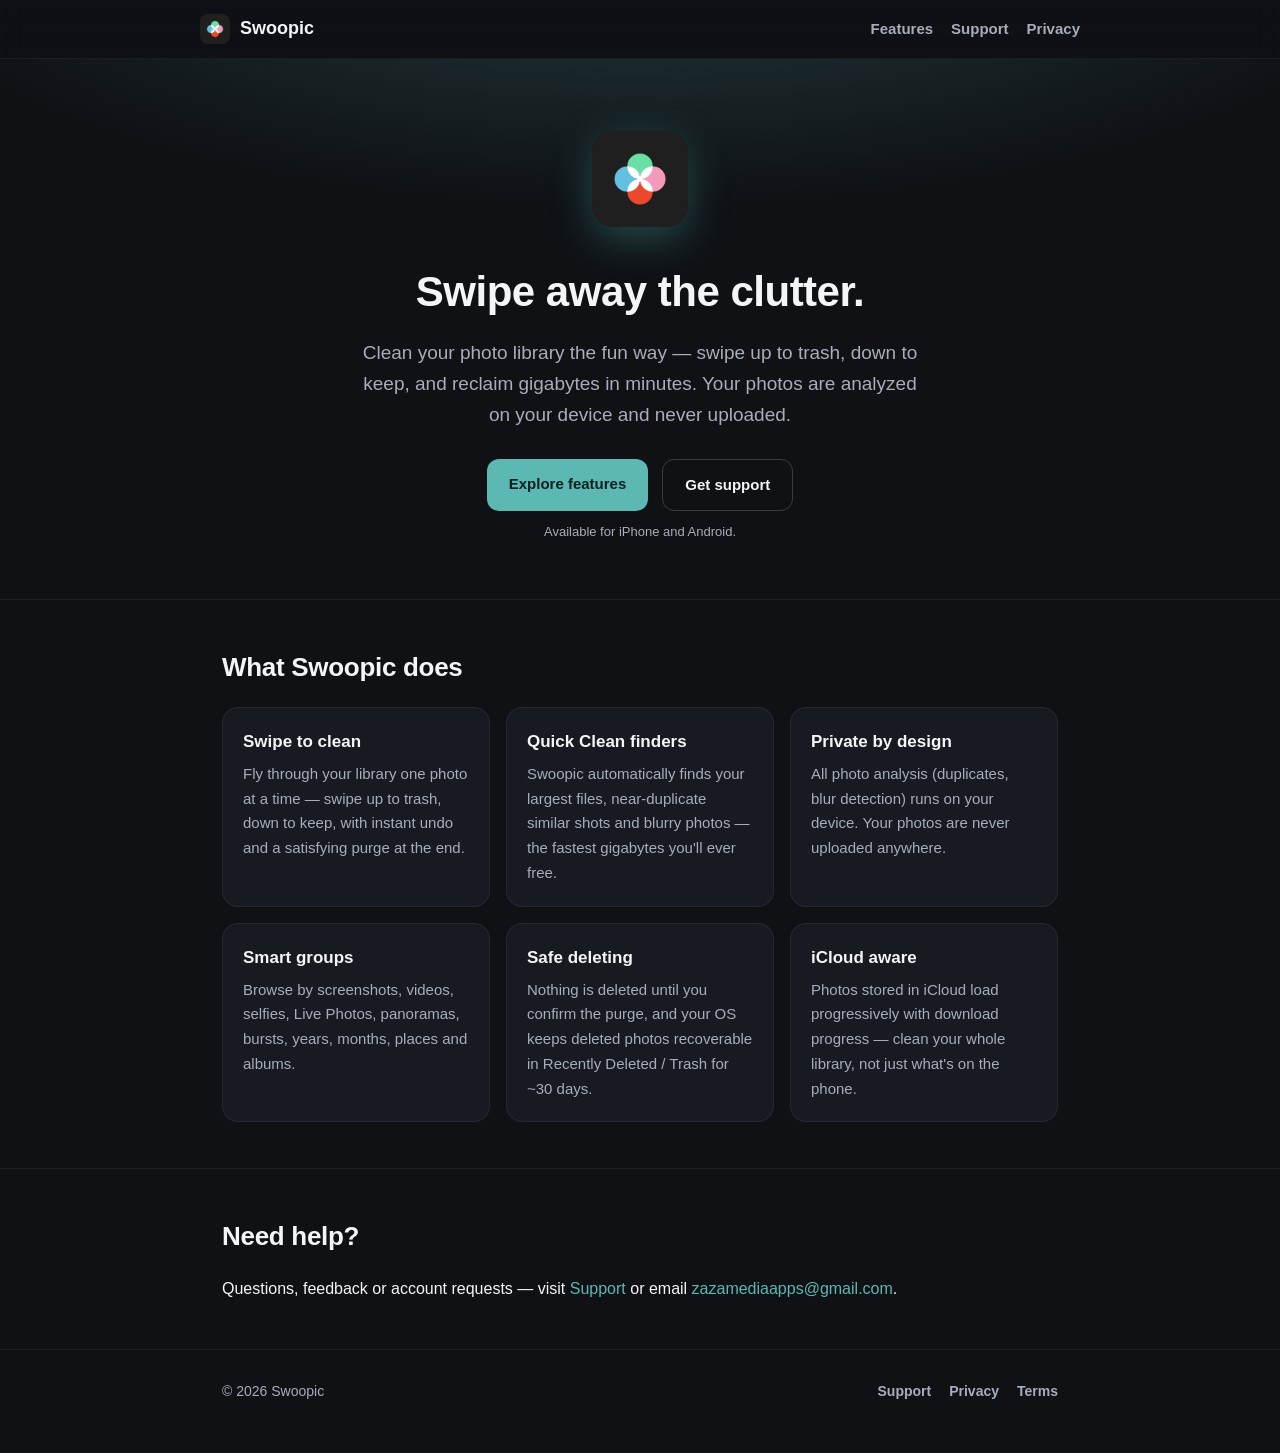
<file: index.html>
<!DOCTYPE html>
<html lang="en">
<head>
<meta charset="UTF-8" />
<meta name="viewport" content="width=device-width, initial-scale=1.0" />
<title>Swoopic — Swipe away the clutter.</title>
<meta name="description" content="Swoopic is a smart photo cleaner for iPhone and Android. Swipe through your library, trash the junk, keep the gems and free up gigabytes in minutes — all analyzed privately on your device." />
<link rel="icon" href="assets/icon.png" />
<link rel="stylesheet" href="assets/style.css" />
</head>
<body>
<header>
  <div class="wrap nav">
    <a class="brand" href="/"><img src="assets/icon.png" alt="Swoopic" /> Swoopic</a>
    <span class="spacer"></span>
    <a class="link" href="#features">Features</a>
    <a class="link" href="support.html">Support</a>
    <a class="link" href="privacy.html">Privacy</a>
  </div>
</header>

<main>
  <div class="hero">
    <div class="wrap">
      <img class="app" src="assets/icon.png" alt="Swoopic app icon" />
      <h1>Swipe away the clutter.</h1>
      <p class="tag">Clean your photo library the fun way — swipe up to trash, down to keep, and reclaim gigabytes in minutes. Your photos are analyzed on your device and never uploaded.</p>
      <div class="badges">
        <a class="btn" href="#features">Explore features</a>
        <a class="btn ghost" href="support.html">Get support</a>
      </div>
      <p class="note">Available for iPhone and Android.</p>
    </div>
  </div>

  <section class="block" id="features">
    <div class="wrap">
      <h2>What Swoopic does</h2>
      <div class="features">
        <div class="card"><h3>Swipe to clean</h3><p>Fly through your library one photo at a time — swipe up to trash, down to keep, with instant undo and a satisfying purge at the end.</p></div>
        <div class="card"><h3>Quick Clean finders</h3><p>Swoopic automatically finds your largest files, near-duplicate similar shots and blurry photos — the fastest gigabytes you'll ever free.</p></div>
        <div class="card"><h3>Private by design</h3><p>All photo analysis (duplicates, blur detection) runs on your device. Your photos are never uploaded anywhere.</p></div>
        <div class="card"><h3>Smart groups</h3><p>Browse by screenshots, videos, selfies, Live Photos, panoramas, bursts, years, months, places and albums.</p></div>
        <div class="card"><h3>Safe deleting</h3><p>Nothing is deleted until you confirm the purge, and your OS keeps deleted photos recoverable in Recently Deleted / Trash for ~30 days.</p></div>
        <div class="card"><h3>iCloud aware</h3><p>Photos stored in iCloud load progressively with download progress — clean your whole library, not just what's on the phone.</p></div>
      </div>
    </div>
  </section>

  <section class="block">
    <div class="wrap">
      <h2>Need help?</h2>
      <p>Questions, feedback or account requests — visit <a href="support.html">Support</a> or email
        <a href="mailto:zazamediaapps@gmail.com">zazamediaapps@gmail.com</a>.</p>
    </div>
  </section>
</main>

<footer>
  <div class="wrap row">
    <span>© <span id="y"></span> Swoopic</span>
    <span class="spacer"></span>
    <a href="support.html">Support</a>
    <a href="privacy.html">Privacy</a>
    <a href="terms.html">Terms</a>
  </div>
</footer>
<script>document.getElementById('y').textContent = new Date().getFullYear();</script>
</body>
</html>
</file>
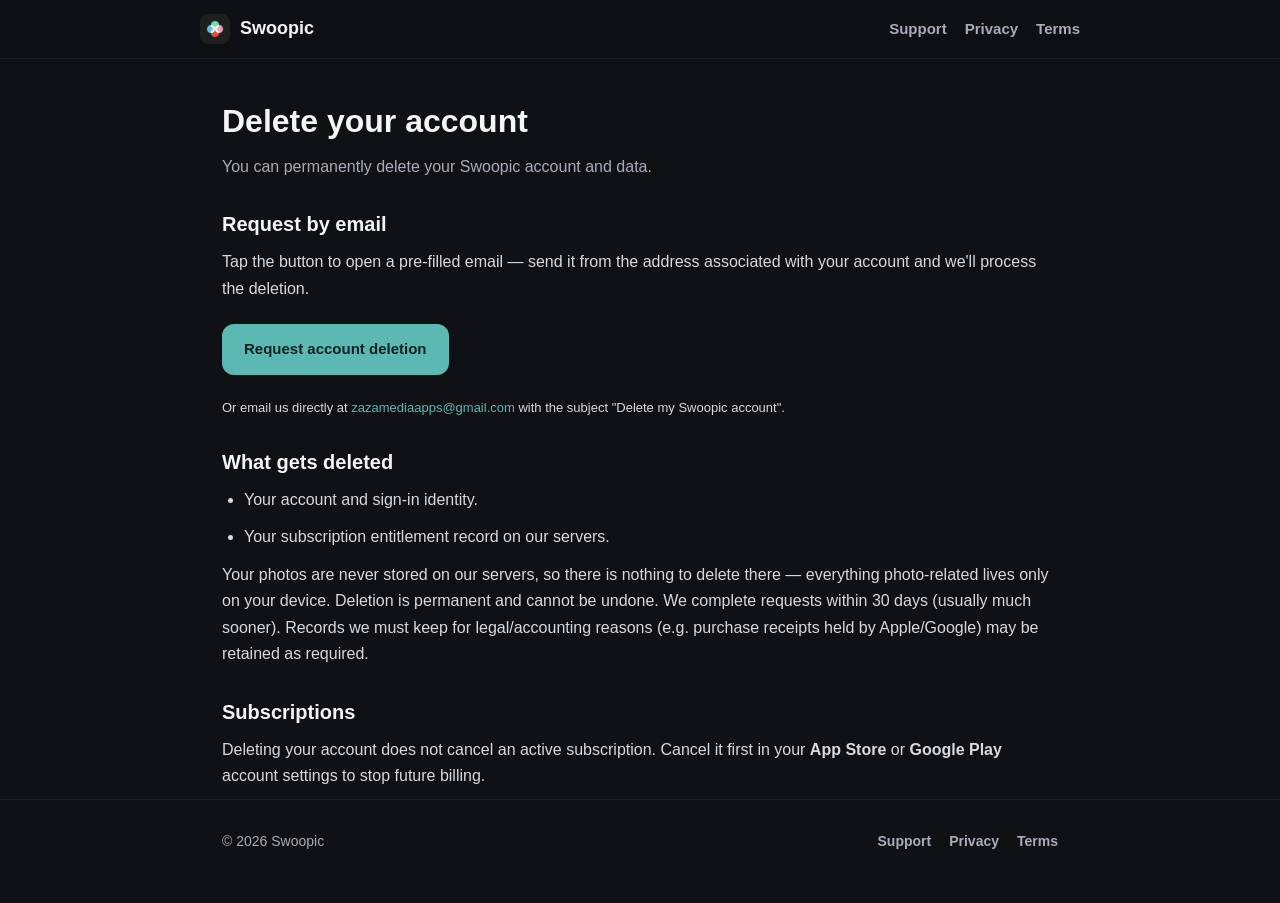
<file: delete-account.html>
<!DOCTYPE html>
<html lang="en">
<head>
<meta charset="UTF-8" />
<meta name="viewport" content="width=device-width, initial-scale=1.0" />
<title>Swoopic — Delete your account</title>
<meta name="description" content="Request deletion of your Swoopic account and data." />
<link rel="icon" href="assets/icon.png" />
<link rel="stylesheet" href="assets/style.css" />
</head>
<body>
<header>
  <div class="wrap nav">
    <a class="brand" href="index.html"><img src="assets/icon.png" alt="Swoopic" /> Swoopic</a>
    <span class="spacer"></span>
    <a class="link" href="support.html">Support</a>
    <a class="link" href="privacy.html">Privacy</a>
    <a class="link" href="terms.html">Terms</a>
  </div>
</header>

<main class="wrap legal">
  <h1>Delete your account</h1>
  <p class="updated">You can permanently delete your Swoopic account and data.</p>

  <h2>Request by email</h2>
  <p>Tap the button to open a pre-filled email — send it from the address associated with your account and we'll process the deletion.</p>
  <p style="margin: 22px 0;">
    <a class="btn"
       href="mailto:zazamediaapps@gmail.com?subject=Delete%20my%20Swoopic%20account&body=Please%20delete%20my%20Swoopic%20account%20and%20all%20associated%20data.%0A%0AAccount%20email%3A%20%0A%0A(Sent%20from%20the%20Swoopic%20delete-account%20page)">
       Request account deletion
    </a>
  </p>
  <p class="note">Or email us directly at <a href="mailto:zazamediaapps@gmail.com">zazamediaapps@gmail.com</a> with the subject "Delete my Swoopic account".</p>

  <h2>What gets deleted</h2>
  <ul>
    <li>Your account and sign-in identity.</li>
    <li>Your subscription entitlement record on our servers.</li>
  </ul>
  <p>Your photos are never stored on our servers, so there is nothing to delete there — everything photo-related lives only on your device. Deletion is permanent and cannot be undone. We complete requests within 30 days (usually much sooner). Records we must keep for legal/accounting reasons (e.g. purchase receipts held by Apple/Google) may be retained as required.</p>

  <h2>Subscriptions</h2>
  <p>Deleting your account does not cancel an active subscription. Cancel it first in your <strong>App Store</strong> or <strong>Google Play</strong> account settings to stop future billing.</p>
</main>

<footer>
  <div class="wrap row">
    <span>© <span id="y"></span> Swoopic</span>
    <span class="spacer"></span>
    <a href="support.html">Support</a>
    <a href="privacy.html">Privacy</a>
    <a href="terms.html">Terms</a>
  </div>
</footer>
<script>document.getElementById('y').textContent = new Date().getFullYear();</script>
</body>
</html>
</file>
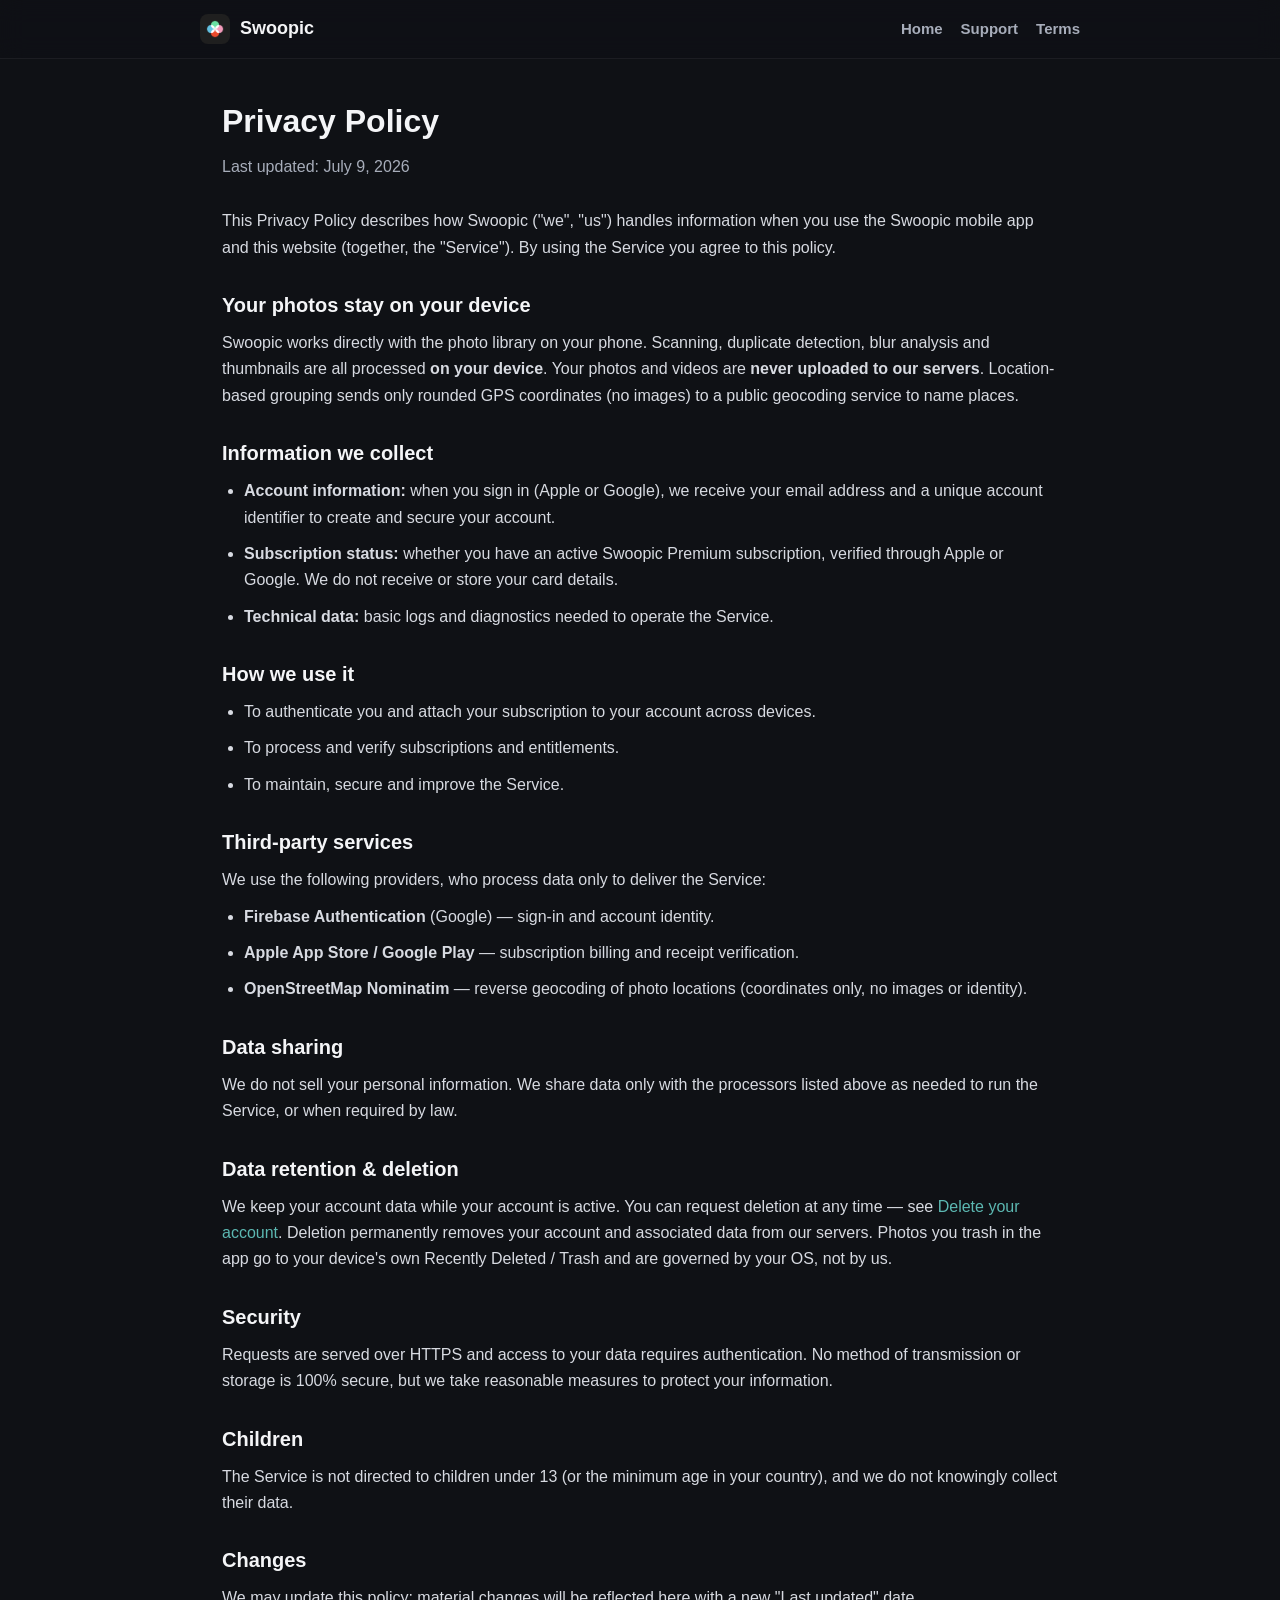
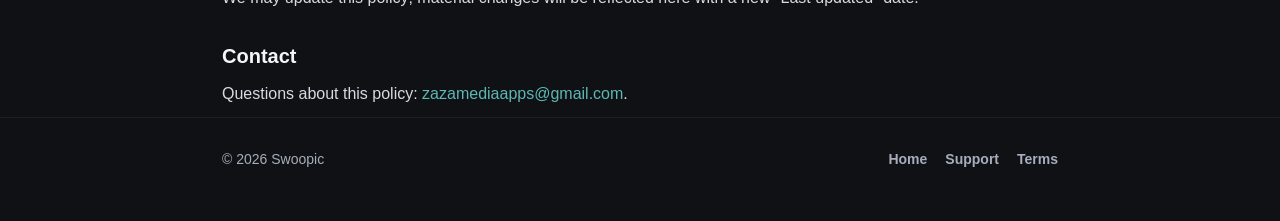
<file: privacy.html>
<!DOCTYPE html>
<html lang="en">
<head>
<meta charset="UTF-8" />
<meta name="viewport" content="width=device-width, initial-scale=1.0" />
<title>Swoopic — Privacy Policy</title>
<link rel="icon" href="assets/icon.png" />
<link rel="stylesheet" href="assets/style.css" />
</head>
<body>
<header>
  <div class="wrap nav">
    <a class="brand" href="/"><img src="assets/icon.png" alt="Swoopic" /> Swoopic</a>
    <span class="spacer"></span>
    <a class="link" href="index.html">Home</a>
    <a class="link" href="support.html">Support</a>
    <a class="link" href="terms.html">Terms</a>
  </div>
</header>

<main class="wrap legal">
  <h1>Privacy Policy</h1>
  <p class="updated">Last updated: July 9, 2026</p>

  <p>This Privacy Policy describes how Swoopic ("we", "us") handles information when you use the Swoopic mobile app and this website (together, the "Service"). By using the Service you agree to this policy.</p>

  <h2>Your photos stay on your device</h2>
  <p>Swoopic works directly with the photo library on your phone. Scanning, duplicate detection, blur analysis and thumbnails are all processed <strong>on your device</strong>. Your photos and videos are <strong>never uploaded to our servers</strong>. Location-based grouping sends only rounded GPS coordinates (no images) to a public geocoding service to name places.</p>

  <h2>Information we collect</h2>
  <ul>
    <li><strong>Account information:</strong> when you sign in (Apple or Google), we receive your email address and a unique account identifier to create and secure your account.</li>
    <li><strong>Subscription status:</strong> whether you have an active Swoopic Premium subscription, verified through Apple or Google. We do not receive or store your card details.</li>
    <li><strong>Technical data:</strong> basic logs and diagnostics needed to operate the Service.</li>
  </ul>

  <h2>How we use it</h2>
  <ul>
    <li>To authenticate you and attach your subscription to your account across devices.</li>
    <li>To process and verify subscriptions and entitlements.</li>
    <li>To maintain, secure and improve the Service.</li>
  </ul>

  <h2>Third-party services</h2>
  <p>We use the following providers, who process data only to deliver the Service:</p>
  <ul>
    <li><strong>Firebase Authentication</strong> (Google) — sign-in and account identity.</li>
    <li><strong>Apple App Store / Google Play</strong> — subscription billing and receipt verification.</li>
    <li><strong>OpenStreetMap Nominatim</strong> — reverse geocoding of photo locations (coordinates only, no images or identity).</li>
  </ul>

  <h2>Data sharing</h2>
  <p>We do not sell your personal information. We share data only with the processors listed above as needed to run the Service, or when required by law.</p>

  <h2>Data retention &amp; deletion</h2>
  <p>We keep your account data while your account is active. You can request deletion at any time — see <a href="delete-account.html">Delete your account</a>. Deletion permanently removes your account and associated data from our servers. Photos you trash in the app go to your device's own Recently Deleted / Trash and are governed by your OS, not by us.</p>

  <h2>Security</h2>
  <p>Requests are served over HTTPS and access to your data requires authentication. No method of transmission or storage is 100% secure, but we take reasonable measures to protect your information.</p>

  <h2>Children</h2>
  <p>The Service is not directed to children under 13 (or the minimum age in your country), and we do not knowingly collect their data.</p>

  <h2>Changes</h2>
  <p>We may update this policy; material changes will be reflected here with a new "Last updated" date.</p>

  <h2>Contact</h2>
  <p>Questions about this policy: <a href="mailto:zazamediaapps@gmail.com">zazamediaapps@gmail.com</a>.</p>
</main>

<footer>
  <div class="wrap row">
    <span>© <span id="y"></span> Swoopic</span>
    <span class="spacer"></span>
    <a href="index.html">Home</a>
    <a href="support.html">Support</a>
    <a href="terms.html">Terms</a>
  </div>
</footer>
<script>document.getElementById('y').textContent = new Date().getFullYear();</script>
</body>
</html>
</file>
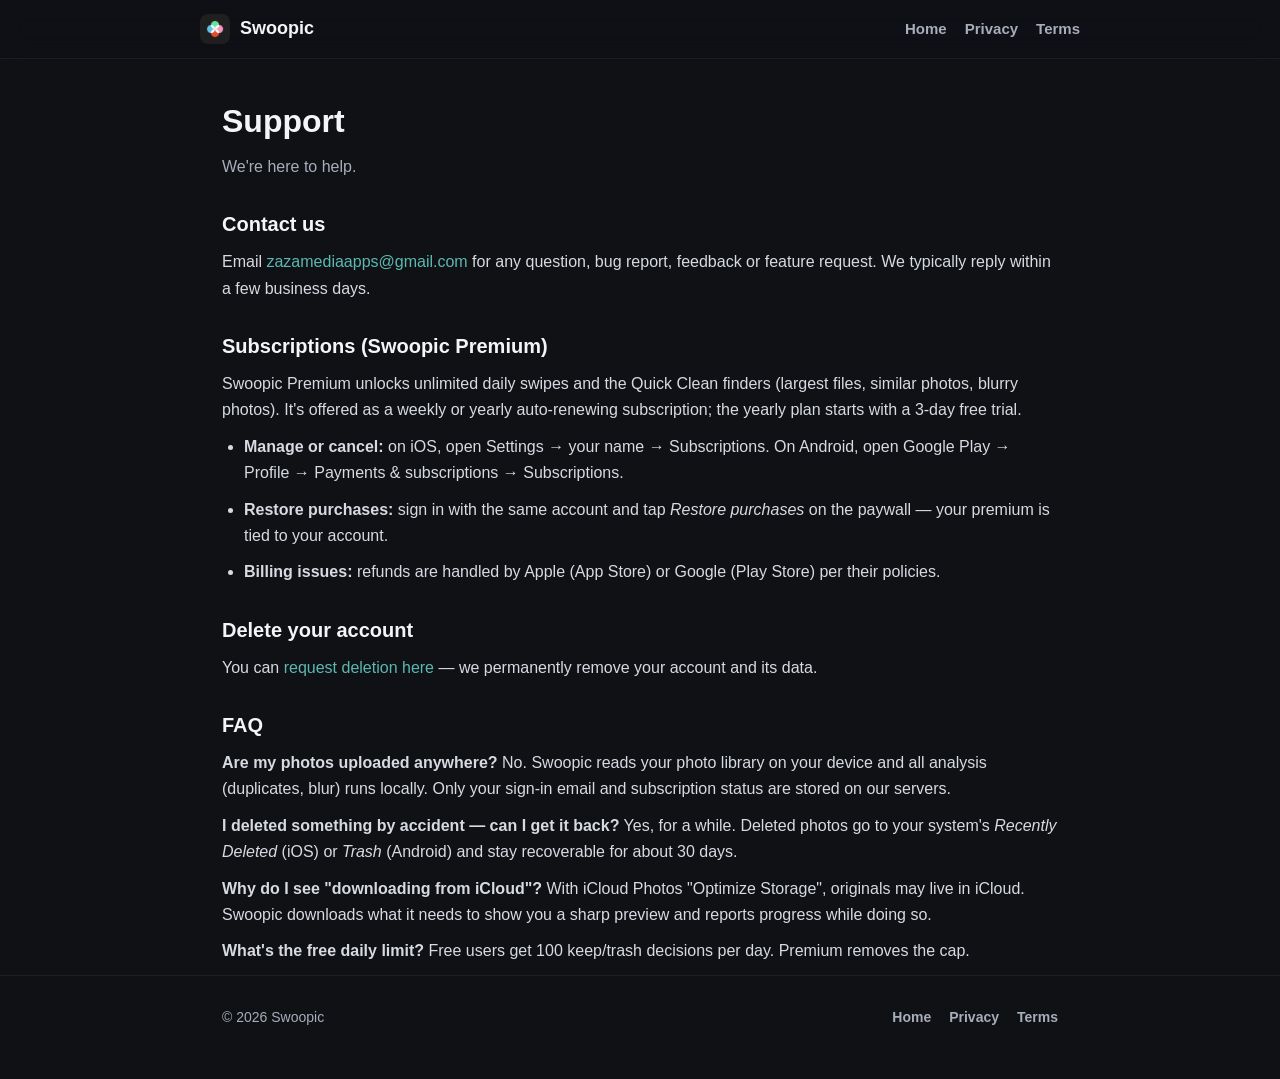
<file: support.html>
<!DOCTYPE html>
<html lang="en">
<head>
<meta charset="UTF-8" />
<meta name="viewport" content="width=device-width, initial-scale=1.0" />
<title>Swoopic — Support</title>
<meta name="description" content="Get help with Swoopic: contact, FAQ, subscriptions and account deletion." />
<link rel="icon" href="assets/icon.png" />
<link rel="stylesheet" href="assets/style.css" />
</head>
<body>
<header>
  <div class="wrap nav">
    <a class="brand" href="/"><img src="assets/icon.png" alt="Swoopic" /> Swoopic</a>
    <span class="spacer"></span>
    <a class="link" href="index.html">Home</a>
    <a class="link" href="privacy.html">Privacy</a>
    <a class="link" href="terms.html">Terms</a>
  </div>
</header>

<main class="wrap legal">
  <h1>Support</h1>
  <p class="updated">We're here to help.</p>

  <h2>Contact us</h2>
  <p>Email <a href="mailto:zazamediaapps@gmail.com">zazamediaapps@gmail.com</a> for any question, bug report, feedback or feature request. We typically reply within a few business days.</p>

  <h2>Subscriptions (Swoopic Premium)</h2>
  <p>Swoopic Premium unlocks unlimited daily swipes and the Quick Clean finders (largest files, similar photos, blurry photos). It's offered as a weekly or yearly auto-renewing subscription; the yearly plan starts with a 3-day free trial.</p>
  <ul>
    <li><strong>Manage or cancel:</strong> on iOS, open Settings → your name → Subscriptions. On Android, open Google Play → Profile → Payments &amp; subscriptions → Subscriptions.</li>
    <li><strong>Restore purchases:</strong> sign in with the same account and tap <em>Restore purchases</em> on the paywall — your premium is tied to your account.</li>
    <li><strong>Billing issues:</strong> refunds are handled by Apple (App Store) or Google (Play Store) per their policies.</li>
  </ul>

  <h2>Delete your account</h2>
  <p>You can <a href="delete-account.html">request deletion here</a> — we permanently remove your account and its data.</p>

  <h2>FAQ</h2>
  <p><strong>Are my photos uploaded anywhere?</strong> No. Swoopic reads your photo library on your device and all analysis (duplicates, blur) runs locally. Only your sign-in email and subscription status are stored on our servers.</p>
  <p><strong>I deleted something by accident — can I get it back?</strong> Yes, for a while. Deleted photos go to your system's <em>Recently Deleted</em> (iOS) or <em>Trash</em> (Android) and stay recoverable for about 30 days.</p>
  <p><strong>Why do I see "downloading from iCloud"?</strong> With iCloud Photos "Optimize Storage", originals may live in iCloud. Swoopic downloads what it needs to show you a sharp preview and reports progress while doing so.</p>
  <p><strong>What's the free daily limit?</strong> Free users get 100 keep/trash decisions per day. Premium removes the cap.</p>
</main>

<footer>
  <div class="wrap row">
    <span>© <span id="y"></span> Swoopic</span>
    <span class="spacer"></span>
    <a href="index.html">Home</a>
    <a href="privacy.html">Privacy</a>
    <a href="terms.html">Terms</a>
  </div>
</footer>
<script>document.getElementById('y').textContent = new Date().getFullYear();</script>
</body>
</html>
</file>
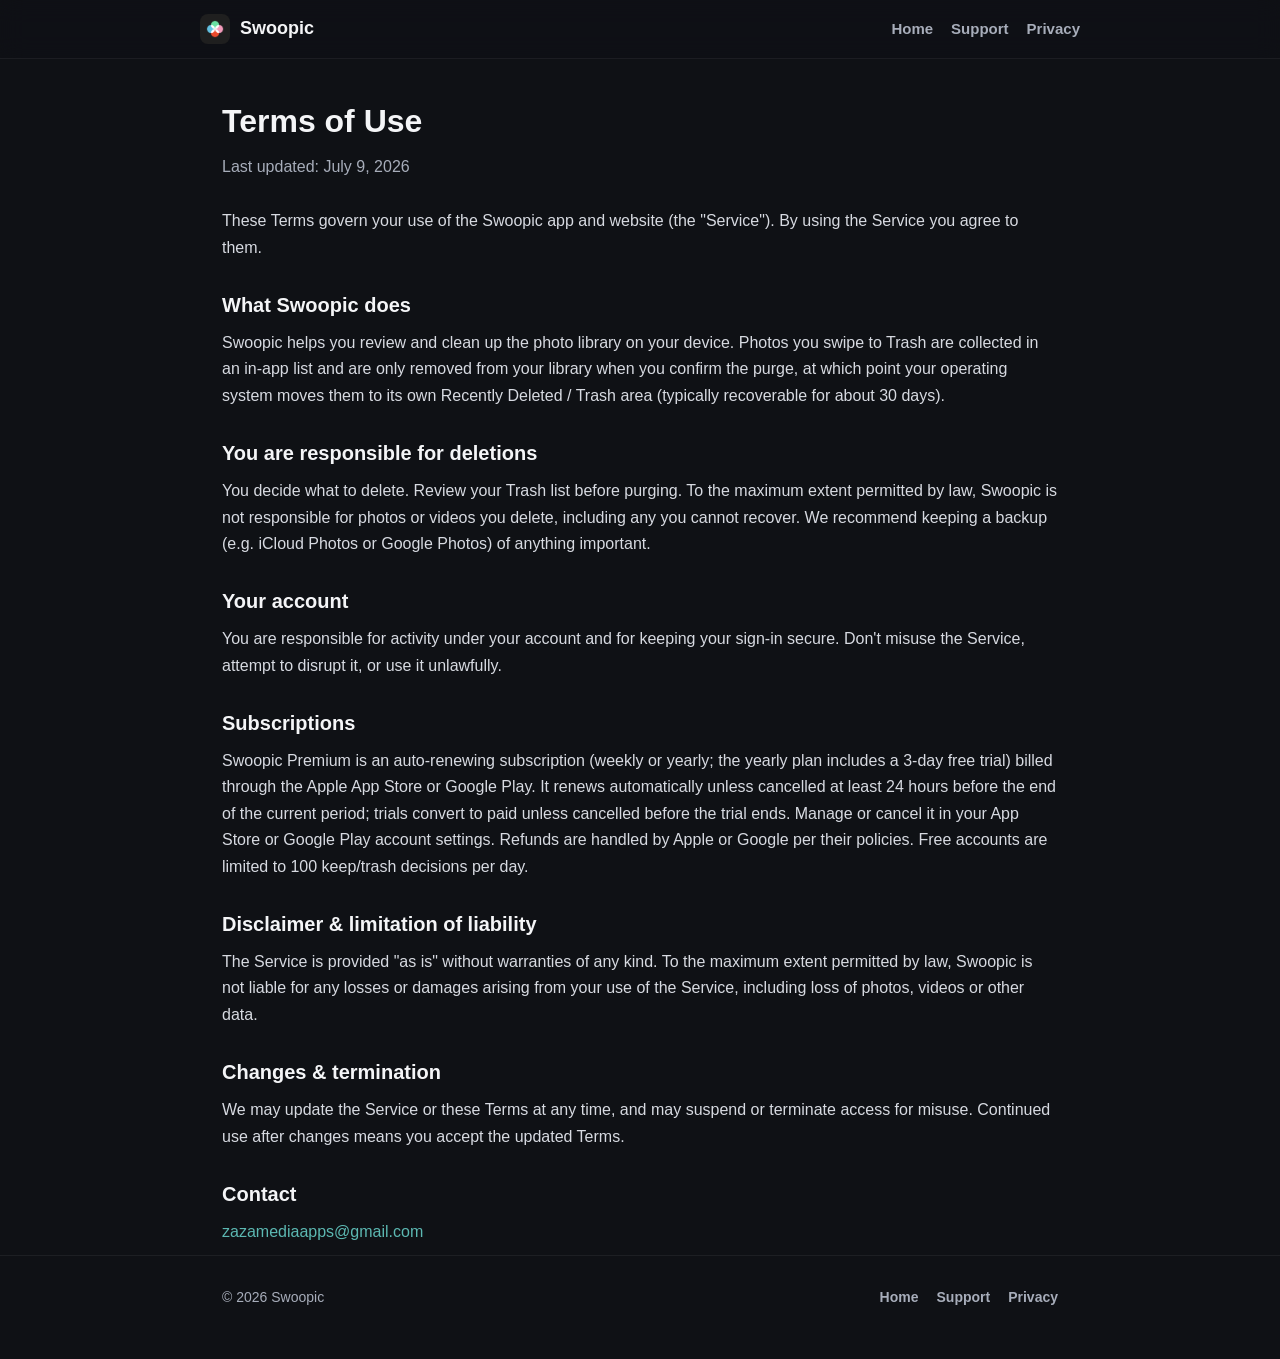
<file: terms.html>
<!DOCTYPE html>
<html lang="en">
<head>
<meta charset="UTF-8" />
<meta name="viewport" content="width=device-width, initial-scale=1.0" />
<title>Swoopic — Terms of Use</title>
<link rel="icon" href="assets/icon.png" />
<link rel="stylesheet" href="assets/style.css" />
</head>
<body>
<header>
  <div class="wrap nav">
    <a class="brand" href="/"><img src="assets/icon.png" alt="Swoopic" /> Swoopic</a>
    <span class="spacer"></span>
    <a class="link" href="index.html">Home</a>
    <a class="link" href="support.html">Support</a>
    <a class="link" href="privacy.html">Privacy</a>
  </div>
</header>

<main class="wrap legal">
  <h1>Terms of Use</h1>
  <p class="updated">Last updated: July 9, 2026</p>

  <p>These Terms govern your use of the Swoopic app and website (the "Service"). By using the Service you agree to them.</p>

  <h2>What Swoopic does</h2>
  <p>Swoopic helps you review and clean up the photo library on your device. Photos you swipe to Trash are collected in an in-app list and are only removed from your library when you confirm the purge, at which point your operating system moves them to its own Recently Deleted / Trash area (typically recoverable for about 30 days).</p>

  <h2>You are responsible for deletions</h2>
  <p>You decide what to delete. Review your Trash list before purging. To the maximum extent permitted by law, Swoopic is not responsible for photos or videos you delete, including any you cannot recover. We recommend keeping a backup (e.g. iCloud Photos or Google Photos) of anything important.</p>

  <h2>Your account</h2>
  <p>You are responsible for activity under your account and for keeping your sign-in secure. Don't misuse the Service, attempt to disrupt it, or use it unlawfully.</p>

  <h2>Subscriptions</h2>
  <p>Swoopic Premium is an auto-renewing subscription (weekly or yearly; the yearly plan includes a 3-day free trial) billed through the Apple App Store or Google Play. It renews automatically unless cancelled at least 24 hours before the end of the current period; trials convert to paid unless cancelled before the trial ends. Manage or cancel it in your App Store or Google Play account settings. Refunds are handled by Apple or Google per their policies. Free accounts are limited to 100 keep/trash decisions per day.</p>

  <h2>Disclaimer &amp; limitation of liability</h2>
  <p>The Service is provided "as is" without warranties of any kind. To the maximum extent permitted by law, Swoopic is not liable for any losses or damages arising from your use of the Service, including loss of photos, videos or other data.</p>

  <h2>Changes &amp; termination</h2>
  <p>We may update the Service or these Terms at any time, and may suspend or terminate access for misuse. Continued use after changes means you accept the updated Terms.</p>

  <h2>Contact</h2>
  <p><a href="mailto:zazamediaapps@gmail.com">zazamediaapps@gmail.com</a></p>
</main>

<footer>
  <div class="wrap row">
    <span>© <span id="y"></span> Swoopic</span>
    <span class="spacer"></span>
    <a href="index.html">Home</a>
    <a href="support.html">Support</a>
    <a href="privacy.html">Privacy</a>
  </div>
</footer>
<script>document.getElementById('y').textContent = new Date().getFullYear();</script>
</body>
</html>
</file>
<file: assets/style.css>
:root {
  --teal: #5CB8B2;
  --teal-deep: #3B8F89;
  --bg: #0f1115;
  --surface: #171a21;
  --text: #f4f5f7;
  --muted: #a7adba;
  --keep: #4DDBA5;
  --radius: 16px;
}

* { box-sizing: border-box; margin: 0; padding: 0; }

html { scroll-behavior: smooth; }

body {
  font-family: -apple-system, BlinkMacSystemFont, "Segoe UI", Roboto, Helvetica, Arial, sans-serif;
  background: var(--bg);
  color: var(--text);
  line-height: 1.65;
  -webkit-font-smoothing: antialiased;
}

a { color: var(--teal); text-decoration: none; }
a:hover { text-decoration: underline; }

.wrap { max-width: 880px; margin: 0 auto; padding: 0 22px; }

/* Header */
header {
  position: sticky; top: 0; z-index: 10;
  background: rgba(15,17,21,0.82);
  backdrop-filter: saturate(150%) blur(12px);
  border-bottom: 1px solid rgba(255,255,255,0.06);
}
.nav { display: flex; align-items: center; gap: 18px; padding: 14px 0; }
.brand { display: flex; align-items: center; gap: 10px; font-weight: 800; font-size: 18px; color: var(--text); }
.brand img { width: 30px; height: 30px; border-radius: 8px; }
.nav .spacer { flex: 1; }
.nav a.link { color: var(--muted); font-weight: 600; font-size: 15px; }
.nav a.link:hover { color: var(--text); text-decoration: none; }

/* Hero */
.hero {
  text-align: center;
  padding: 72px 0 56px;
  background:
    radial-gradient(1100px 380px at 50% -120px, rgba(92,184,178,0.26), transparent 70%);
}
.hero img.app { width: 96px; height: 96px; border-radius: 22px; box-shadow: 0 12px 40px rgba(59,143,137,0.45); }
.hero h1 { font-size: 42px; margin: 22px 0 10px; letter-spacing: -0.5px; }
.hero p.tag { font-size: 19px; color: var(--muted); max-width: 560px; margin: 0 auto 28px; }

.badges { display: flex; gap: 14px; justify-content: center; flex-wrap: wrap; }
.btn {
  display: inline-block; background: var(--teal); color: #06211f; font-weight: 700;
  padding: 13px 22px; border-radius: 12px; font-size: 15px;
}
.btn.ghost { background: transparent; border: 1px solid rgba(255,255,255,0.18); color: var(--text); }
.btn:hover { text-decoration: none; opacity: 0.92; }

/* Sections */
section.block { padding: 46px 0; border-top: 1px solid rgba(255,255,255,0.06); }
section.block h2 { font-size: 26px; margin-bottom: 18px; letter-spacing: -0.3px; }

.features { display: grid; grid-template-columns: repeat(auto-fit, minmax(240px, 1fr)); gap: 16px; }
.card { background: var(--surface); border: 1px solid rgba(255,255,255,0.06); border-radius: var(--radius); padding: 20px; }
.card h3 { font-size: 17px; margin-bottom: 6px; }
.card p { color: var(--muted); font-size: 15px; }

/* Legal pages */
.legal h1 { font-size: 32px; margin: 36px 0 6px; }
.legal .updated { color: var(--muted); margin-bottom: 28px; }
.legal h2 { font-size: 20px; margin: 28px 0 8px; }
.legal p, .legal li { color: #d7dae1; margin-bottom: 10px; }
.legal ul { padding-left: 22px; margin-bottom: 12px; }

/* Footer */
footer { border-top: 1px solid rgba(255,255,255,0.06); padding: 30px 0 50px; color: var(--muted); font-size: 14px; }
footer .row { display: flex; gap: 18px; flex-wrap: wrap; align-items: center; }
footer a { color: var(--muted); font-weight: 600; }
footer .spacer { flex: 1; }

.note { color: var(--muted); font-size: 13px; margin-top: 10px; }
</file>
